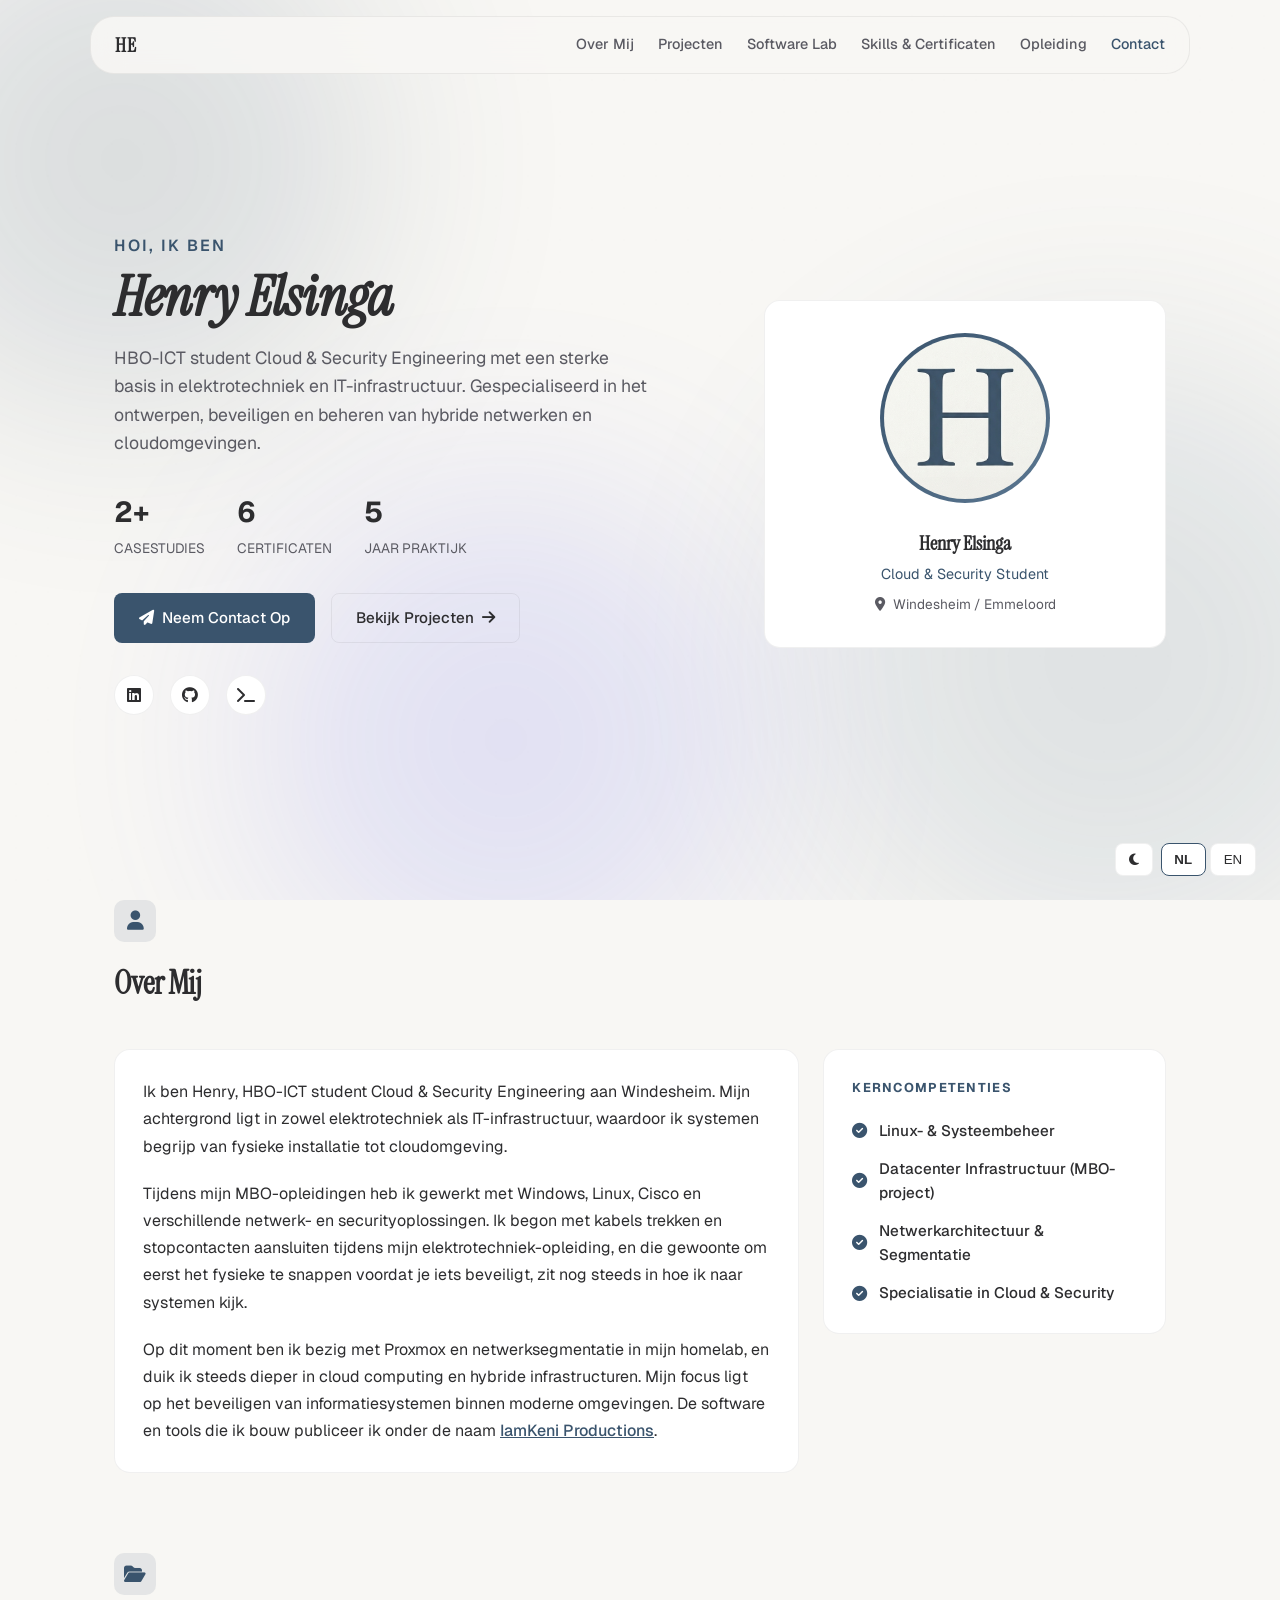
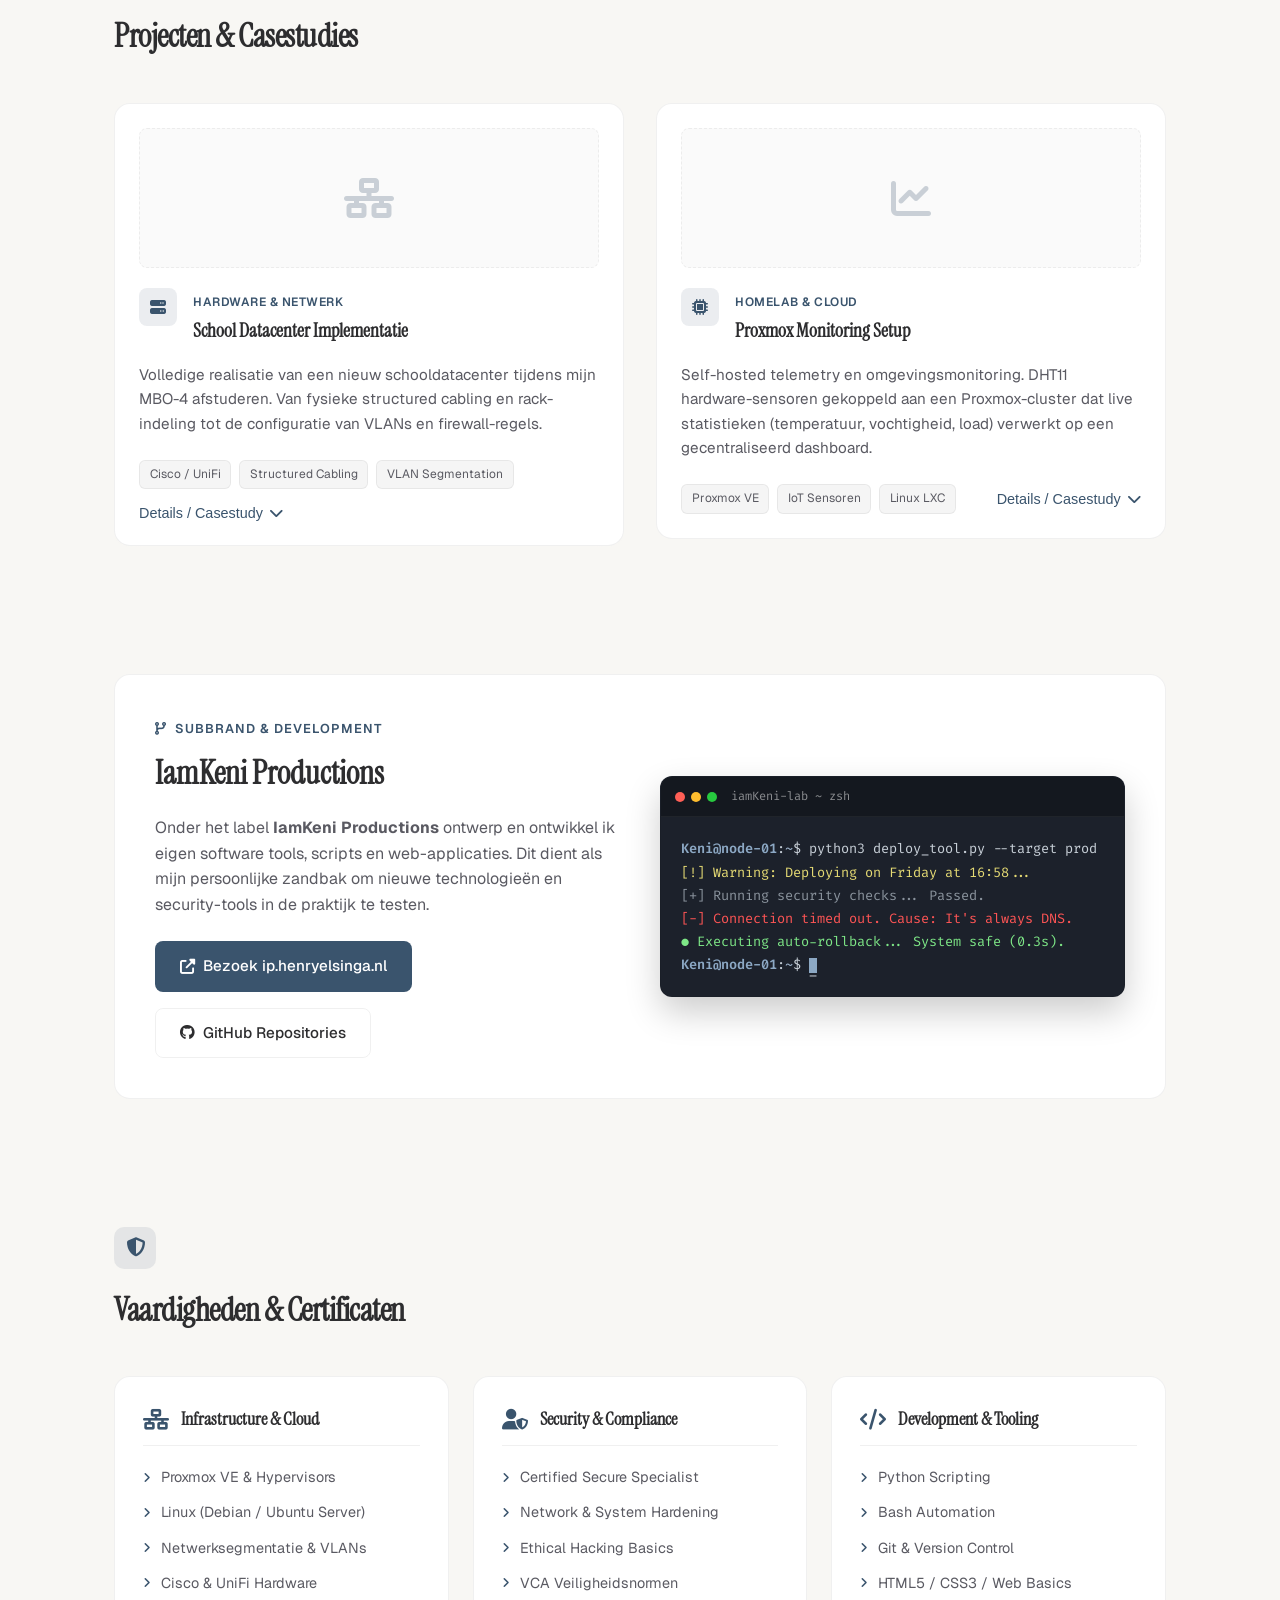
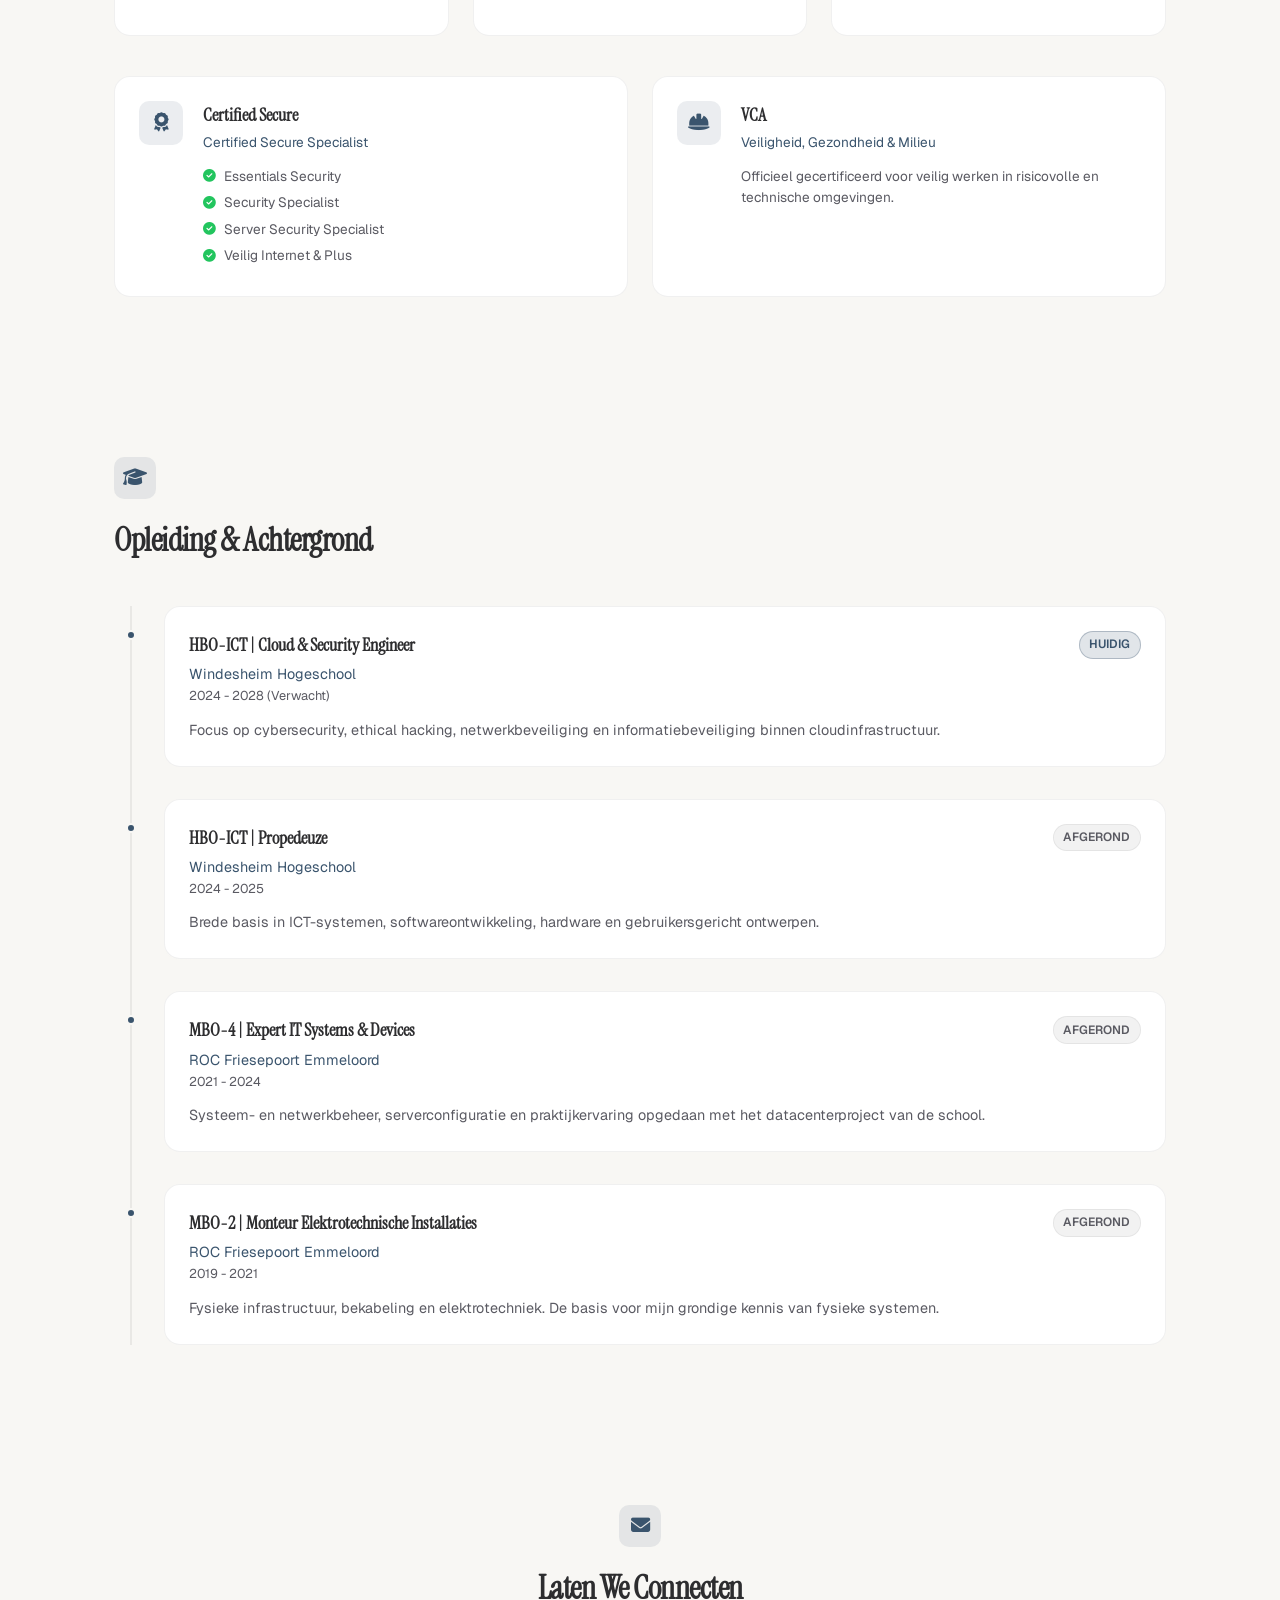
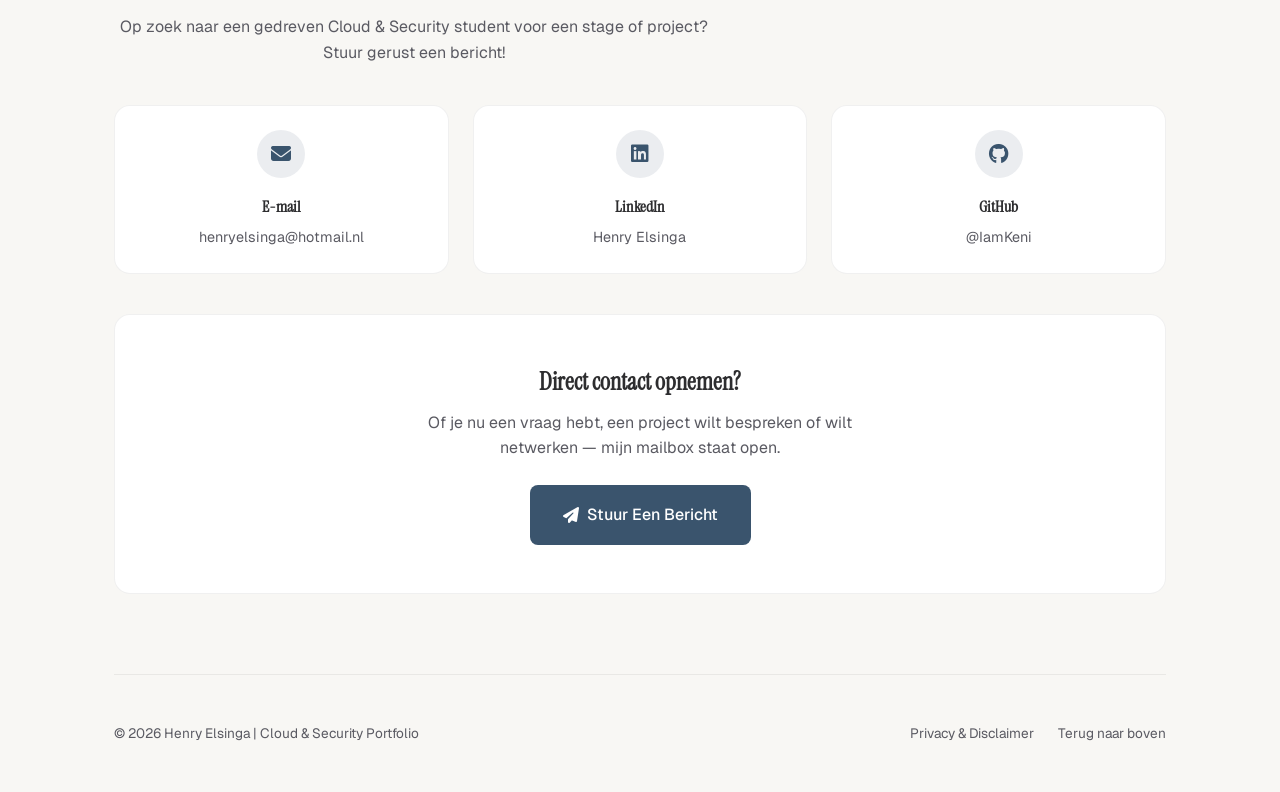
<file: index.html>
<!DOCTYPE html>
<html lang="nl">
<head>
    <meta charset="UTF-8">
    <meta name="viewport" content="width=device-width, initial-scale=1.0">
    <title>Henry Elsinga - Cloud & Security Engineer</title>
    <meta name="description" content="HBO-ICT student gespecialiseerd in cybersecurity, ethical hacking en cloud security. Portfolio en projecten.">
    <link rel="icon" type="image/svg+xml" href="./assets/img/favicon.svg">

    <meta property="og:title" content="Henry Elsinga - Cloud & Security Engineer">
    <meta property="og:description" content="HBO-ICT student gespecialiseerd in cybersecurity, ethical hacking en cloud security.">
    <meta property="og:type" content="website">
    <meta property="og:url" content="https://henryelsinga.nl">
    <meta property="og:image" content="https://henryelsinga.nl/assets/img/unnamed.png">
    
    <link rel="preconnect" href="https://fonts.googleapis.com">
    <link rel="preconnect" href="https://fonts.gstatic.com" crossorigin>
    <link href="https://fonts.googleapis.com/css2?family=Instrument+Serif:ital@0;1&family=Geist:wght@300;400;500;600;700&family=Fira+Code:wght@400;500&display=swap" rel="stylesheet">
    <link rel="stylesheet" href="https://cdnjs.cloudflare.com/ajax/libs/font-awesome/6.4.0/css/all.min.css">
    <link rel="stylesheet" href="./assets/css/style.css">
</head>
<body data-theme="light">
    <div class="background-animation">
        <div class="gradient-orbs">
            <div class="orb orb-1"></div>
            <div class="orb orb-2"></div>
            <div class="orb orb-3"></div>
        </div>
        <div class="grid-pattern"></div>
    </div>

    <!-- Navigation -->
    <nav class="main-nav">
        <div class="nav-content">
            <a href="#home" class="nav-logo">HE</a>
            
            <button class="mobile-nav-toggle" id="nav-toggle" aria-label="Menu openen">
                <i class="fas fa-bars"></i>
            </button>

            <div class="nav-links-desktop" id="nav-links">
                <a href="#about" class="nav-link" data-translate="nav-about">Over Mij</a>
                <a href="#projects" class="nav-link" data-translate="nav-projects">Projecten</a>
                <a href="#lab" class="nav-link" data-translate="nav-lab">Software Lab</a>
                <a href="#skills" class="nav-link" data-translate="nav-skills">Skills & Certificaten</a>
                <a href="#education" class="nav-link" data-translate="nav-edu">Opleiding</a>
                <a href="#contact" class="nav-link nav-link-highlight" data-translate="nav-contact">Contact</a>
            </div>
        </div>
    </nav>

    <!-- Controls -->
    <div class="controls">
        <button class="theme-toggle" onclick="toggleTheme()" aria-label="Toggle theme">
            <i class="fas fa-moon" id="theme-icon"></i>
        </button>
        <div class="language-selector">
            <button class="lang-btn active" onclick="changeLanguage('nl')" data-lang="nl">NL</button>
            <button class="lang-btn" onclick="changeLanguage('en')" data-lang="en">EN</button>
        </div>
    </div>

    <div class="container">
        <main class="portfolio-wrapper">
            
            <!-- Hero Section -->
            <section id="home" class="hero">
                <div class="hero-inner">
                    <div class="hero-text">
                        <h1 class="hero-title">
                            <span data-translate="hi" class="hero-label">Hoi, ik ben</span>
                            <span class="name">Henry Elsinga</span>
                        </h1>
                        <p class="hero-bio" data-translate="hero-subtitle">
                            HBO-ICT student Cloud & Security Engineering met een sterke basis in elektrotechniek en IT-infrastructuur. Gespecialiseerd in het ontwerpen, beveiligen en beheren van hybride netwerken en cloudomgevingen.
                        </p>
                        
                        <div class="hero-stats">
                            <div class="stat">
                                <span class="stat-val">2+</span>
                                <span class="stat-name" data-translate="stat1">Casestudies</span>
                            </div>
                            <div class="stat">
                                <span class="stat-val">6</span>
                                <span class="stat-name" data-translate="stat2">Certificaten</span>
                            </div>
                            <div class="stat">
                                <span class="stat-val">5</span>
                                <span class="stat-name" data-translate="stat3">Jaar Praktijk</span>
                            </div>
                        </div>

                        <div class="hero-actions">
                            <a href="#contact" class="btn btn-primary">
                                <i class="fas fa-paper-plane"></i>
                                <span data-translate="cta-contact">Neem Contact Op</span>
                            </a>
                            <a href="#projects" class="btn btn-outline">
                                <span data-translate="cta-work">Bekijk Projecten</span>
                                <i class="fas fa-arrow-right"></i>
                            </a>
                        </div>

                        <div class="hero-socials">
                            <a href="https://www.linkedin.com/in/henry-elsinga-b811a8236/" class="social-icon" target="_blank" rel="noopener" aria-label="LinkedIn">
                                <i class="fab fa-linkedin"></i>
                            </a>
                            <a href="https://github.com/IamKeni" class="social-icon" target="_blank" rel="noopener" aria-label="GitHub">
                                <i class="fab fa-github"></i>
                            </a>
                            <a href="https://ip.henryelsinga.nl" class="social-icon" target="_blank" rel="noopener" aria-label="Software Lab">
                                <i class="fas fa-terminal"></i>
                            </a>
                        </div>
                    </div>

                    <div class="hero-figure">
                        <div class="profile-box glass-card">
                            <div class="profile-img">
                                <img src="./assets/img/unnamed.png" alt="Henry Elsinga">
                            </div>
                            <div class="profile-meta">
                                <h3>Henry Elsinga</h3>
                                <p data-translate="profile-role">Cloud & Security Student</p>
                                <div class="profile-loc">
                                    <i class="fas fa-map-marker-alt"></i>
                                    <span>Windesheim / Emmeloord</span>
                                </div>
                            </div>
                        </div>
                    </div>
                </div>
            </section>

            <!-- Section: Over Mij -->
            <section id="about" class="about-section reveal">
                <div class="section-top">
                    <div class="icon-wrap">
                        <i class="fas fa-user"></i>
                    </div>
                    <h2 class="title" data-translate="about-title">Over Mij</h2>
                </div>

                <div class="about-grid">
                    <div class="glass-card about-text-card">
                        <p data-translate="about-p1">
                            Ik ben Henry, HBO-ICT student Cloud & Security Engineering aan Windesheim. Mijn achtergrond ligt in zowel elektrotechniek als IT-infrastructuur, waardoor ik systemen begrijp van fysieke installatie tot cloudomgeving.
                        </p>
                        <p data-translate="about-p2">
                            Tijdens mijn MBO-opleidingen heb ik gewerkt met Windows, Linux, Cisco en verschillende netwerk- en securityoplossingen. Ik begon met kabels trekken en stopcontacten aansluiten tijdens mijn elektrotechniek-opleiding, en die gewoonte om eerst het fysieke te snappen voordat je iets beveiligt, zit nog steeds in hoe ik naar systemen kijk.
                        </p>
                        <p data-translate="about-p3">
                            Op dit moment ben ik bezig met Proxmox en netwerksegmentatie in mijn homelab, en duik ik steeds dieper in cloud computing en hybride infrastructuren. Mijn focus ligt op het beveiligen van informatiesystemen binnen moderne omgevingen. De software en tools die ik bouw publiceer ik onder de naam <a href="#lab">IamKeni Productions</a>.
                        </p>
                    </div>

                    <div class="glass-card about-highlights-card">
                        <h3 class="highlight-title" data-translate="about-skills-title">KERNCOMPETENTIES</h3>
                        <ul class="highlight-list">
                            <li><i class="fas fa-check-circle"></i> <span data-translate="about-skill1">Linux- & Systeembeheer</span></li>
                            <li><i class="fas fa-check-circle"></i> <span data-translate="about-skill2">Datacenter Infrastructuur (MBO-project)</span></li>
                            <li><i class="fas fa-check-circle"></i> <span data-translate="about-skill3">Netwerkarchitectuur & Segmentatie</span></li>
                            <li><i class="fas fa-check-circle"></i> <span data-translate="about-skill4">Specialisatie in Cloud & Security</span></li>
                        </ul>
                    </div>
                </div>
            </section>


            <!-- Section 1: Featured Projects & Case Studies -->
            <section id="projects" class="work reveal">
                <div class="section-top">
                    <div class="icon-wrap">
                        <i class="fas fa-folder-open"></i>
                    </div>
                    <h2 class="title" data-translate="projects">Projecten & Casestudies</h2>
                </div>

                <div class="work-grid">
                    <article class="glass-card work-item featured">
                        <div class="work-media-placeholder">
                            <i class="fas fa-network-wired placeholder-icon"></i>
                        </div>
                        <div class="work-head">
                            <div class="work-icon">
                                <i class="fas fa-server"></i>
                            </div>
                            <div>
                                <span class="work-badge" data-translate="badge-hardware">Hardware & Netwerk</span>
                                <h3 class="work-title" data-translate="project1-title">School Datacenter Implementatie</h3>
                            </div>
                        </div>
                        <p class="work-desc" data-translate="project1-desc">
                            Volledige realisatie van een nieuw schooldatacenter tijdens mijn MBO-4 afstuderen. Van fysieke structured cabling en rack-indeling tot de configuratie van VLANs en firewall-regels.
                        </p>
                        
                        <div class="work-case-study" id="case-datacenter">
                            <div class="case-inner">
                                <h4 data-translate="case-challenge-title">De Uitdaging</h4>
                                <p data-translate="case1-challenge">Vervanging van een verouderde serverruimte door een modern, energie-efficiënt datacenter dat voldoet aan huidige beveiligingsnormen.</p>
                                
                                <h4 data-translate="case-solution-title">Aanpak & Realisatie</h4>
                                <ul class="case-list">
                                    <li data-translate="case1-step1"><i class="fas fa-check"></i> Ontwerpen van rack-lay-out en structured cabling (CAT6a/Glasvezel).</li>
                                    <li data-translate="case1-step2"><i class="fas fa-check"></i> Installatie en configuratie van managed switches en hardware.</li>
                                    <li data-translate="case1-step3"><i class="fas fa-check"></i> Implementatie van netwerksegmentatie met gescheiden VLANs en firewall-policies.</li>
                                </ul>
                            </div>
                        </div>

                        <div class="work-footer">
                            <div class="work-tags">
                                <span class="pill">Cisco / UniFi</span>
                                <span class="pill">Structured Cabling</span>
                                <span class="pill">VLAN Segmentation</span>
                            </div>
                            <button class="btn-text" onclick="toggleCaseStudy('case-datacenter')">
                                <span data-translate="toggle-details">Details / Casestudy</span>
                                <i class="fas fa-chevron-down"></i>
                            </button>
                        </div>
                    </article>

                    <article class="glass-card work-item">
                        <div class="work-media-placeholder">
                            <i class="fas fa-chart-line placeholder-icon"></i>
                        </div>
                        <div class="work-head">
                            <div class="work-icon">
                                <i class="fas fa-microchip"></i>
                            </div>
                            <div>
                                <span class="work-badge" data-translate="badge-homelab">Homelab & Cloud</span>
                                <h3 class="work-title" data-translate="project2-title">Proxmox Monitoring Setup</h3>
                            </div>
                        </div>
                        <p class="work-desc" data-translate="project2-desc">
                            Self-hosted telemetry en omgevingsmonitoring. DHT11 hardware-sensoren gekoppeld aan een Proxmox-cluster dat live statistieken (temperatuur, vochtigheid, load) verwerkt op een gecentraliseerd dashboard.
                        </p>

                        <div class="work-case-study" id="case-proxmox">
                            <div class="case-inner">
                                <h4 data-translate="case-solution-title">Aanpak & Realisatie</h4>
                                <p data-translate="case2-desc">Opzetten van een virtuele LXC-container op Proxmox, verwerking van sensor-data via Python scripts en visualisatie in Grafana met geautomatiseerde notificaties bij temperatuuroverschrijding.</p>
                            </div>
                        </div>

                        <div class="work-footer">
                            <div class="work-tags">
                                <span class="pill">Proxmox VE</span>
                                <span class="pill">IoT Sensoren</span>
                                <span class="pill">Linux LXC</span>
                            </div>
                            <button class="btn-text" onclick="toggleCaseStudy('case-proxmox')">
                                <span data-translate="toggle-details">Details / Casestudy</span>
                                <i class="fas fa-chevron-down"></i>
                            </button>
                        </div>
                    </article>
                </div>
            </section>

            <!-- Section 2: Subbrand / Software Lab Integration -->
            <section id="lab" class="lab-section reveal">
                <div class="glass-card lab-card">
                    <div class="lab-layout">
                        <div class="lab-content">
                            <div class="lab-header">
                                <span class="subbrand-tag"><i class="fas fa-code-branch"></i> Subbrand & Development</span>
                                <h2 class="lab-title">IamKeni Productions</h2>
                                <p class="lab-desc" data-translate="lab-desc">
                                    Onder het label <strong>IamKeni Productions</strong> ontwerp en ontwikkel ik eigen software tools, scripts en web-applicaties. Dit dient als mijn persoonlijke zandbak om nieuwe technologieën en security-tools in de praktijk te testen.
                                </p>
                            </div>
                            <div class="lab-actions">
                                <a href="https://ip.henryelsinga.nl" target="_blank" rel="noopener" class="btn btn-primary">
                                    <i class="fas fa-external-link-alt"></i>
                                    <span data-translate="lab-btn">Bezoek ip.henryelsinga.nl</span>
                                </a>
                                <a href="https://github.com/IamKeni" target="_blank" rel="noopener" class="btn btn-outline">
                                    <i class="fab fa-github"></i>
                                    <span>GitHub Repositories</span>
                                </a>
                            </div>
                        </div>
                        
                        <!-- Visual Terminal Box -->
                        <div class="lab-terminal">
                            <div class="terminal-bar">
                                <span class="t-btn close"></span>
                                <span class="t-btn minimize"></span>
                                <span class="t-btn maximize"></span>
                                <span class="terminal-title">iamKeni-lab ~ zsh</span>
                            </div>
                            <div class="terminal-body">
                                <div class="t-line"><span class="t-user">Keni@node-01</span>:<span class="t-path">~</span>$ python3 deploy_tool.py --target prod</div>
                                <div class="t-line" style="color: #e6db74;">[!] Warning: Deploying on Friday at 16:58...</div>
                                <div class="t-line t-muted">[+] Running security checks... Passed.</div>
                                <div class="t-line" style="color: #ff5555;">[-] Connection timed out. Cause: It's always DNS.</div>
                                <div class="t-line t-success">● Executing auto-rollback... System safe (0.3s).</div>
                                <div class="t-line"><span class="t-user">Keni@node-01</span>:<span class="t-path">~</span>$ <span class="t-cursor">_</span></div>
                            </div>
                        </div>
                    </div>
                </div>
            </section>

            <!-- Section 3: Skills & Certifications -->
            <section id="skills" class="skills reveal">
                <div class="section-top">
                    <div class="icon-wrap">
                        <i class="fas fa-shield-alt"></i>
                    </div>
                    <h2 class="title" data-translate="skills">Vaardigheden & Certificaten</h2>
                </div>

                <!-- Categorized Skills Grid -->
                <div class="skills-categories-grid">
                    <div class="glass-card skill-cat-card">
                        <div class="cat-header">
                            <i class="fas fa-network-wired cat-icon"></i>
                            <h3>Infrastructure & Cloud</h3>
                        </div>
                        <ul class="cat-list">
                            <li><i class="fas fa-angle-right"></i> Proxmox VE & Hypervisors</li>
                            <li><i class="fas fa-angle-right"></i> Linux (Debian / Ubuntu Server)</li>
                            <li><i class="fas fa-angle-right"></i> Netwerksegmentatie & VLANs</li>
                            <li><i class="fas fa-angle-right"></i> Cisco & UniFi Hardware</li>
                        </ul>
                    </div>

                    <div class="glass-card skill-cat-card">
                        <div class="cat-header">
                            <i class="fas fa-user-shield cat-icon"></i>
                            <h3>Security & Compliance</h3>
                        </div>
                        <ul class="cat-list">
                            <li><i class="fas fa-angle-right"></i> Certified Secure Specialist</li>
                            <li><i class="fas fa-angle-right"></i> Network & System Hardening</li>
                            <li><i class="fas fa-angle-right"></i> Ethical Hacking Basics</li>
                            <li><i class="fas fa-angle-right"></i> VCA Veiligheidsnormen</li>
                        </ul>
                    </div>

                    <div class="glass-card skill-cat-card">
                        <div class="cat-header">
                            <i class="fas fa-code cat-icon"></i>
                            <h3>Development & Tooling</h3>
                        </div>
                        <ul class="cat-list">
                            <li><i class="fas fa-angle-right"></i> Python Scripting</li>
                            <li><i class="fas fa-angle-right"></i> Bash Automation</li>
                            <li><i class="fas fa-angle-right"></i> Git & Version Control</li>
                            <li><i class="fas fa-angle-right"></i> HTML5 / CSS3 / Web Basics</li>
                        </ul>
                    </div>
                </div>

                <div class="certs-grid">
                    <div class="cert-card glass-card cert-featured">
                        <div class="cert-header-badge">
                            <i class="fas fa-award"></i>
                        </div>
                        <div class="cert-body">
                            <h3 class="cert-name">Certified Secure</h3>
                            <p class="cert-org">Certified Secure Specialist</p>
                            <ul class="cert-list">
                                <li><i class="fas fa-check-circle"></i> Essentials Security</li>
                                <li><i class="fas fa-check-circle"></i> Security Specialist</li>
                                <li><i class="fas fa-check-circle"></i> Server Security Specialist</li>
                                <li><i class="fas fa-check-circle"></i> Veilig Internet & Plus</li>
                            </ul>
                        </div>
                    </div>

                    <div class="cert-card glass-card">
                        <div class="cert-header-badge">
                            <i class="fas fa-hard-hat"></i>
                        </div>
                        <div class="cert-body">
                            <h3 class="cert-name">VCA</h3>
                            <p class="cert-org">Veiligheid, Gezondheid & Milieu</p>
                            <p class="cert-text" data-translate="cert-vca-desc">Officieel gecertificeerd voor veilig werken in risicovolle en technische omgevingen.</p>
                        </div>
                    </div>
                </div>
            </section>

            <!-- Section 4: Education & Practical Background -->
            <section id="education" class="edu-wrap reveal">
                <div class="section-top">
                    <div class="icon-wrap">
                        <i class="fas fa-graduation-cap"></i>
                    </div>
                    <h2 class="title" data-translate="education">Opleiding & Achtergrond</h2>
                </div>

                <div class="edu-timeline">
                    <div class="edu-node">
                        <div class="node-dot"></div>
                        <div class="node-box glass-card">
                            <div class="node-status status-current" data-translate="current">Huidig</div>
                            <h3 class="node-title">HBO-ICT | Cloud & Security Engineer</h3>
                            <p class="node-place">Windesheim Hogeschool</p>
                            <p class="node-time">2024 - 2028 (Verwacht)</p>
                            <p class="node-text" data-translate="edu1-desc">Focus op cybersecurity, ethical hacking, netwerkbeveiliging en informatiebeveiliging binnen cloudinfrastructuur.</p>
                        </div>
                    </div>

                    <div class="edu-node">
                        <div class="node-dot"></div>
                        <div class="node-box glass-card">
                            <div class="node-status status-done" data-translate="completed">Afgerond</div>
                            <h3 class="node-title">HBO-ICT | Propedeuze</h3>
                            <p class="node-place">Windesheim Hogeschool</p>
                            <p class="node-time">2024 - 2025</p>
                            <p class="node-text" data-translate="edu2-desc">Brede basis in ICT-systemen, softwareontwikkeling, hardware en gebruikersgericht ontwerpen.</p>
                        </div>
                    </div>

                    <div class="edu-node">
                        <div class="node-dot"></div>
                        <div class="node-box glass-card">
                            <div class="node-status status-done" data-translate="completed">Afgerond</div>
                            <h3 class="node-title">MBO-4 | Expert IT Systems & Devices</h3>
                            <p class="node-place">ROC Friesepoort Emmeloord</p>
                            <p class="node-time">2021 - 2024</p>
                            <p class="node-text" data-translate="edu3-desc">Systeem- en netwerkbeheer, serverconfiguratie en praktijkervaring opgedaan met het datacenterproject van de school.</p>
                        </div>
                    </div>

                    <div class="edu-node">
                        <div class="node-dot"></div>
                        <div class="node-box glass-card">
                            <div class="node-status status-done" data-translate="completed">Afgerond</div>
                            <h3 class="node-title">MBO-2 | Monteur Elektrotechnische Installaties</h3>
                            <p class="node-place">ROC Friesepoort Emmeloord</p>
                            <p class="node-time">2019 - 2021</p>
                            <p class="node-text" data-translate="edu4-desc">Fysieke infrastructuur, bekabeling en elektrotechniek. De basis voor mijn grondige kennis van fysieke systemen.</p>
                        </div>
                    </div>
                </div>
            </section>

            <!-- Section 5: Contact -->
            <section id="contact" class="connect reveal">
                <div class="section-top centered">
                    <div class="icon-wrap">
                        <i class="fas fa-envelope"></i>
                    </div>
                    <h2 class="title" data-translate="contact-title">Laten We Connecten</h2>
                    <p class="subtitle" data-translate="contact-subtitle">
                        Op zoek naar een gedreven Cloud & Security student voor een stage of project? Stuur gerust een bericht!
                    </p>
                </div>

                <div class="connect-links">
                    <div class="connect-card glass-card">
                        <div class="connect-icon"><i class="fas fa-envelope"></i></div>
                        <h3>E-mail</h3>
                        <a href="mailto:henryelsinga@hotmail.nl" class="connect-link">henryelsinga@hotmail.nl</a>
                    </div>
                    <div class="connect-card glass-card">
                        <div class="connect-icon"><i class="fab fa-linkedin"></i></div>
                        <h3>LinkedIn</h3>
                        <a href="https://www.linkedin.com/in/henry-elsinga-b811a8236/" target="_blank" rel="noopener" class="connect-link">Henry Elsinga</a>
                    </div>
                    <div class="connect-card glass-card">
                        <div class="connect-icon"><i class="fab fa-github"></i></div>
                        <h3>GitHub</h3>
                        <a href="https://github.com/IamKeni" target="_blank" rel="noopener" class="connect-link">@IamKeni</a>
                    </div>
                </div>

                <div class="contact-cta glass-card">
                    <h3 data-translate="cta-title">Direct contact opnemen?</h3>
                    <p data-translate="cta-text">Of je nu een vraag hebt, een project wilt bespreken of wilt netwerken — mijn mailbox staat open.</p>
                    <a href="mailto:henryelsinga@hotmail.nl" class="btn btn-primary btn-large">
                        <i class="fas fa-paper-plane"></i>
                        <span data-translate="send-message">Stuur Een Bericht</span>
                    </a>
                </div>
            </section>

            <footer class="portfolio-footer">
                <p>&copy; 2026 Henry Elsinga <span data-translate="footer">| Cloud & Security Portfolio</span></p>
                <div class="footer-links">
                    <a href="privacy.html" data-translate="footer-privacy">Privacy & Disclaimer</a>
                    <a href="#home" data-translate="back-top">Terug naar boven</a>
                </div>
            </footer>
        </main>
    </div>

    <script src="./assets/js/script.js"></script>
</body>
</html>
</file>
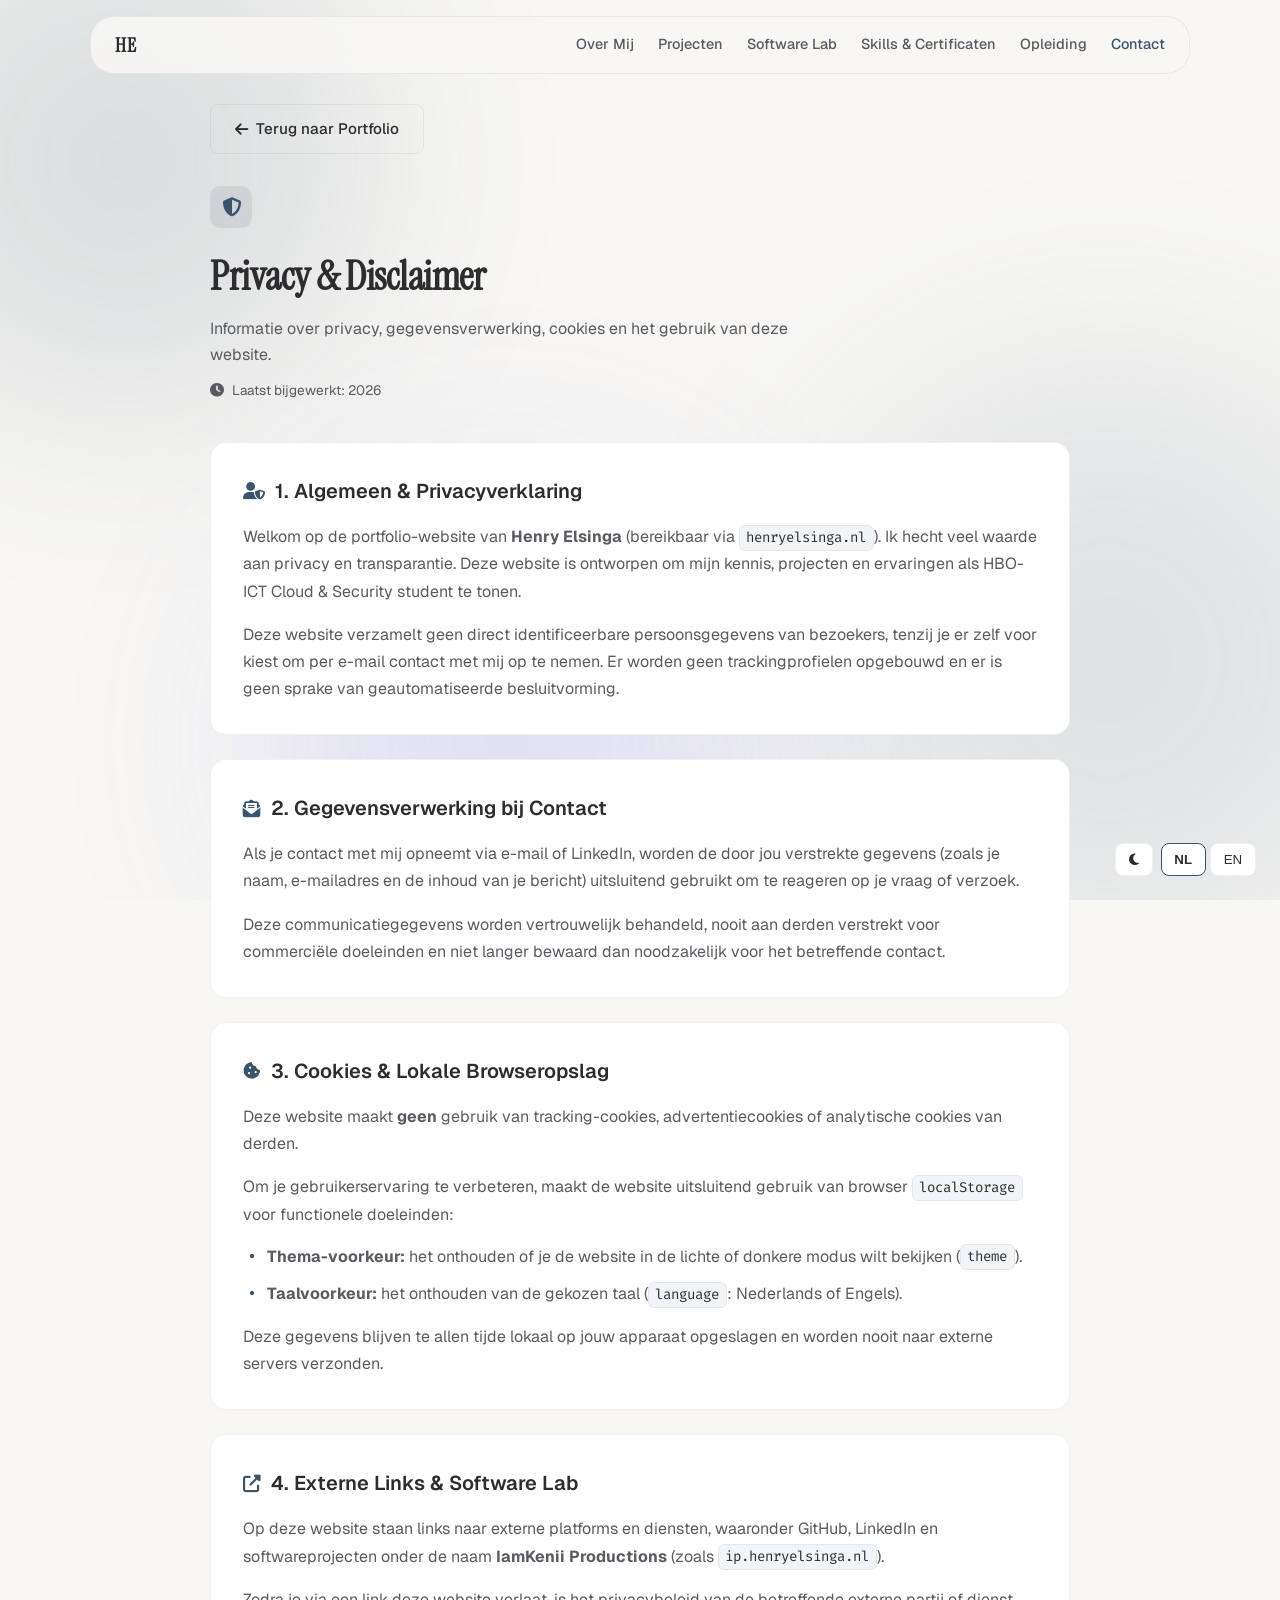
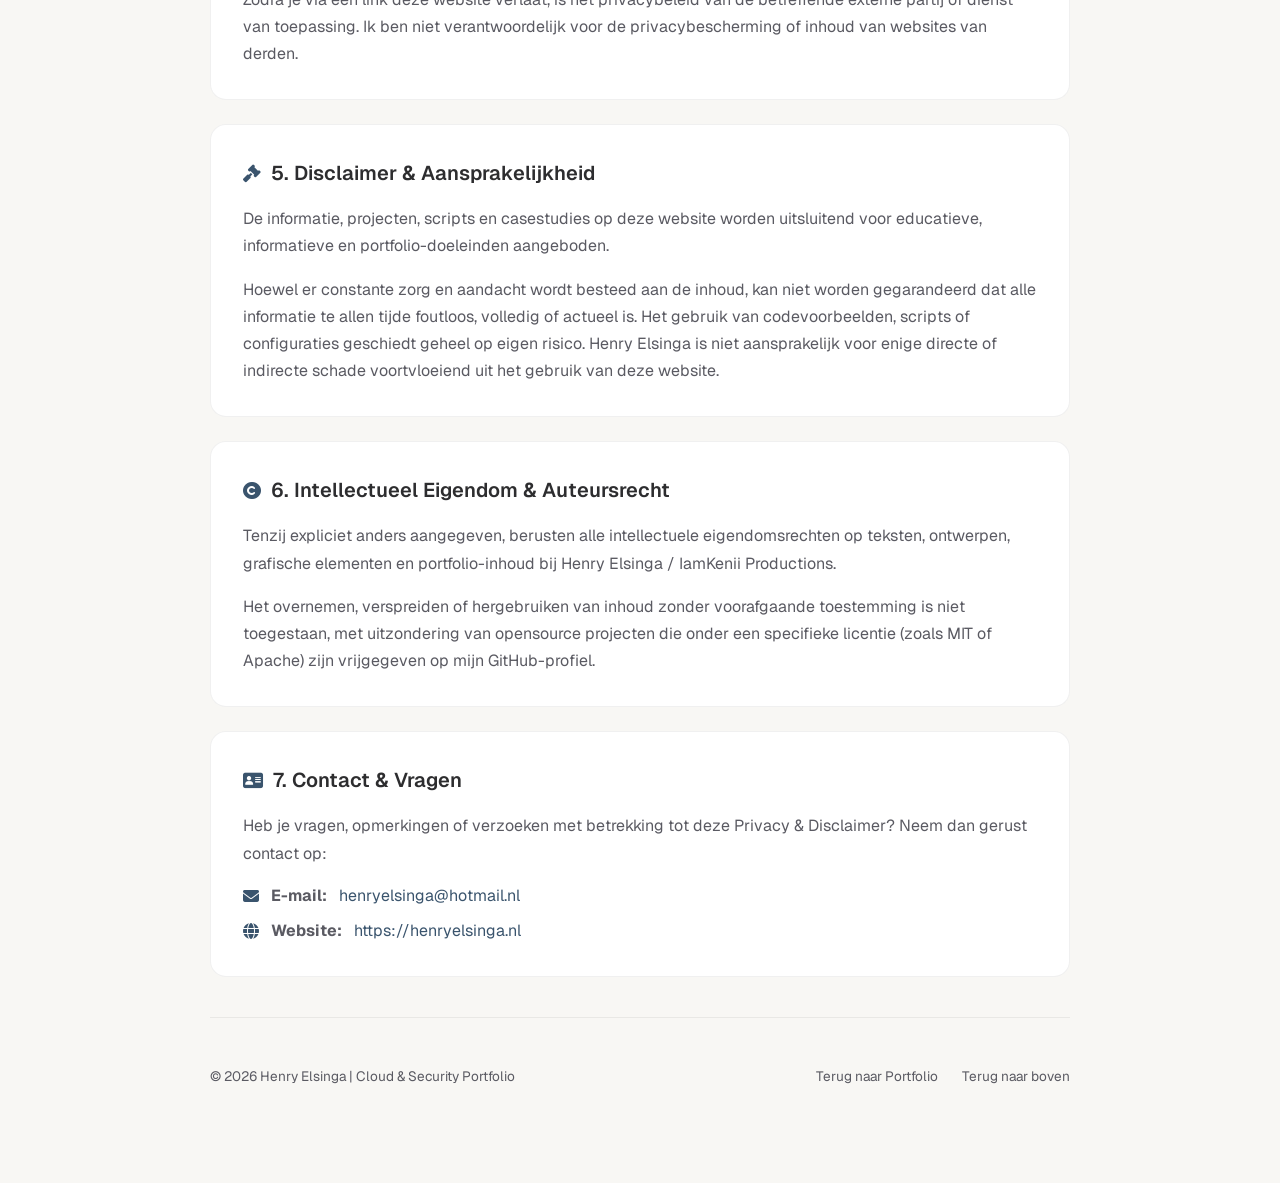
<file: privacy.html>
<!DOCTYPE html>
<html lang="nl">
<head>
    <meta charset="UTF-8">
    <meta name="viewport" content="width=device-width, initial-scale=1.0">
    <title>Privacy & Disclaimer - Henry Elsinga</title>
    <meta name="description" content="Privacyverklaring en Disclaimer van Henry Elsinga - HBO-ICT Cloud & Security Engineer.">
    <link rel="icon" type="image/svg+xml" href="./assets/img/favicon.svg">

    <meta property="og:title" content="Privacy & Disclaimer - Henry Elsinga">
    <meta property="og:description" content="Privacyverklaring en Disclaimer van Henry Elsinga - HBO-ICT Cloud & Security Engineer.">
    <meta property="og:type" content="website">
    <meta property="og:url" content="https://henryelsinga.nl/privacy.html">
    <meta property="og:image" content="https://henryelsinga.nl/assets/img/unnamed.png">
    
    <link rel="preconnect" href="https://fonts.googleapis.com">
    <link rel="preconnect" href="https://fonts.gstatic.com" crossorigin>
    <link href="https://fonts.googleapis.com/css2?family=Instrument+Serif:ital@0;1&family=Geist:wght@300;400;500;600;700&family=Fira+Code:wght@400;500&display=swap" rel="stylesheet">
    <link rel="stylesheet" href="https://cdnjs.cloudflare.com/ajax/libs/font-awesome/6.4.0/css/all.min.css">
    <link rel="stylesheet" href="./assets/css/style.css">
</head>
<body id="top" data-theme="light">
    <div class="background-animation">
        <div class="gradient-orbs">
            <div class="orb orb-1"></div>
            <div class="orb orb-2"></div>
            <div class="orb orb-3"></div>
        </div>
        <div class="grid-pattern"></div>
    </div>

    <!-- Navigation -->
    <nav class="main-nav">
        <div class="nav-content">
            <a href="index.html" class="nav-logo">HE</a>
            
            <button class="mobile-nav-toggle" id="nav-toggle" aria-label="Menu openen">
                <i class="fas fa-bars"></i>
            </button>

            <div class="nav-links-desktop" id="nav-links">
                <a href="index.html#about" class="nav-link" data-translate="nav-about">Over Mij</a>
                <a href="index.html#projects" class="nav-link" data-translate="nav-projects">Projecten</a>
                <a href="index.html#lab" class="nav-link" data-translate="nav-lab">Software Lab</a>
                <a href="index.html#skills" class="nav-link" data-translate="nav-skills">Skills & Certificaten</a>
                <a href="index.html#education" class="nav-link" data-translate="nav-edu">Opleiding</a>
                <a href="index.html#contact" class="nav-link nav-link-highlight" data-translate="nav-contact">Contact</a>
            </div>
        </div>
    </nav>

    <!-- Controls -->
    <div class="controls">
        <button class="theme-toggle" onclick="toggleTheme()" aria-label="Toggle theme">
            <i class="fas fa-moon" id="theme-icon"></i>
        </button>
        <div class="language-selector">
            <button class="lang-btn active" onclick="changeLanguage('nl')" data-lang="nl">NL</button>
            <button class="lang-btn" onclick="changeLanguage('en')" data-lang="en">EN</button>
        </div>
    </div>

    <div class="container">
        <main class="legal-wrapper">
            <div class="back-nav-wrap">
                <a href="index.html" class="btn btn-outline">
                    <i class="fas fa-arrow-left"></i>
                    <span data-translate="privacy-back">Terug naar Portfolio</span>
                </a>
            </div>

            <!-- Header -->
            <header class="legal-header reveal">
                <div class="icon-wrap">
                    <i class="fas fa-shield-halved"></i>
                </div>
                <h1 class="title" data-translate="privacy-page-title">Privacy & Disclaimer</h1>
                <p class="subtitle" data-translate="privacy-subtitle">Informatie over privacy, gegevensverwerking, cookies en het gebruik van deze website.</p>
                <div class="legal-header-meta">
                    <i class="fas fa-clock"></i>
                    <span data-translate="privacy-updated">Laatst bijgewerkt: 2026</span>
                </div>
            </header>

            <!-- Legal Content Grid -->
            <div class="legal-grid">
                <!-- Section 1 -->
                <article class="legal-card glass-card reveal">
                    <h2><i class="fas fa-user-shield"></i> <span data-translate="privacy-card1-title">1. Algemeen & Privacyverklaring</span></h2>
                    <p data-translate="privacy-card1-p1">Welkom op de portfolio-website van <strong>Henry Elsinga</strong> (bereikbaar via <code>henryelsinga.nl</code>). Ik hecht veel waarde aan privacy en transparantie. Deze website is ontworpen om mijn kennis, projecten en ervaringen als HBO-ICT Cloud & Security student te tonen.</p>
                    <p data-translate="privacy-card1-p2">Deze website verzamelt geen direct identificeerbare persoonsgegevens van bezoekers, tenzij je er zelf voor kiest om per e-mail contact met mij op te nemen. Er worden geen trackingprofielen opgebouwd en er is geen sprake van geautomatiseerde besluitvorming.</p>
                </article>

                <!-- Section 2 -->
                <article class="legal-card glass-card reveal">
                    <h2><i class="fas fa-envelope-open-text"></i> <span data-translate="privacy-card2-title">2. Gegevensverwerking bij Contact</span></h2>
                    <p data-translate="privacy-card2-p1">Als je contact met mij opneemt via e-mail of LinkedIn, worden de door jou verstrekte gegevens (zoals je naam, e-mailadres en de inhoud van je bericht) uitsluitend gebruikt om te reageren op je vraag of verzoek.</p>
                    <p data-translate="privacy-card2-p2">Deze communicatiegegevens worden vertrouwelijk behandeld, nooit aan derden verstrekt voor commerciële doeleinden en niet langer bewaard dan noodzakelijk voor het betreffende contact.</p>
                </article>

                <!-- Section 3 -->
                <article class="legal-card glass-card reveal">
                    <h2><i class="fas fa-cookie-bite"></i> <span data-translate="privacy-card3-title">3. Cookies & Lokale Browseropslag</span></h2>
                    <p data-translate="privacy-card3-p1">Deze website maakt <strong>geen</strong> gebruik van tracking-cookies, advertentiecookies of analytische cookies van derden.</p>
                    <p data-translate="privacy-card3-p2">Om je gebruikerservaring te verbeteren, maakt de website uitsluitend gebruik van browser <code>localStorage</code> voor functionele doeleinden:</p>
                    <ul class="legal-list">
                        <li data-translate="privacy-card3-li1"><strong>Thema-voorkeur:</strong> het onthouden of je de website in de lichte of donkere modus wilt bekijken (<code>theme</code>).</li>
                        <li data-translate="privacy-card3-li2"><strong>Taalvoorkeur:</strong> het onthouden van de gekozen taal (<code>language</code>: Nederlands of Engels).</li>
                    </ul>
                    <p data-translate="privacy-card3-p3">Deze gegevens blijven te allen tijde lokaal op jouw apparaat opgeslagen en worden nooit naar externe servers verzonden.</p>
                </article>

                <!-- Section 4 -->
                <article class="legal-card glass-card reveal">
                    <h2><i class="fas fa-external-link-alt"></i> <span data-translate="privacy-card4-title">4. Externe Links & Software Lab</span></h2>
                    <p data-translate="privacy-card4-p1">Op deze website staan links naar externe platforms en diensten, waaronder GitHub, LinkedIn en softwareprojecten onder de naam <strong>IamKenii Productions</strong> (zoals <code>ip.henryelsinga.nl</code>).</p>
                    <p data-translate="privacy-card4-p2">Zodra je via een link deze website verlaat, is het privacybeleid van de betreffende externe partij of dienst van toepassing. Ik ben niet verantwoordelijk voor de privacybescherming of inhoud van websites van derden.</p>
                </article>

                <!-- Section 5 -->
                <article class="legal-card glass-card reveal">
                    <h2><i class="fas fa-gavel"></i> <span data-translate="privacy-card5-title">5. Disclaimer & Aansprakelijkheid</span></h2>
                    <p data-translate="privacy-card5-p1">De informatie, projecten, scripts en casestudies op deze website worden uitsluitend voor educatieve, informatieve en portfolio-doeleinden aangeboden.</p>
                    <p data-translate="privacy-card5-p2">Hoewel er constante zorg en aandacht wordt besteed aan de inhoud, kan niet worden gegarandeerd dat alle informatie te allen tijde foutloos, volledig of actueel is. Het gebruik van codevoorbeelden, scripts of configuraties geschiedt geheel op eigen risico. Henry Elsinga is niet aansprakelijk voor enige directe of indirecte schade voortvloeiend uit het gebruik van deze website.</p>
                </article>

                <!-- Section 6 -->
                <article class="legal-card glass-card reveal">
                    <h2><i class="fas fa-copyright"></i> <span data-translate="privacy-card6-title">6. Intellectueel Eigendom & Auteursrecht</span></h2>
                    <p data-translate="privacy-card6-p1">Tenzij expliciet anders aangegeven, berusten alle intellectuele eigendomsrechten op teksten, ontwerpen, grafische elementen en portfolio-inhoud bij Henry Elsinga / IamKenii Productions.</p>
                    <p data-translate="privacy-card6-p2">Het overnemen, verspreiden of hergebruiken van inhoud zonder voorafgaande toestemming is niet toegestaan, met uitzondering van opensource projecten die onder een specifieke licentie (zoals MIT of Apache) zijn vrijgegeven op mijn GitHub-profiel.</p>
                </article>

                <!-- Section 7 -->
                <article class="legal-card glass-card reveal">
                    <h2><i class="fas fa-address-card"></i> <span data-translate="privacy-card7-title">7. Contact & Vragen</span></h2>
                    <p data-translate="privacy-card7-p1">Heb je vragen, opmerkingen of verzoeken met betrekking tot deze Privacy & Disclaimer? Neem dan gerust contact op:</p>
                    <ul class="legal-contact-list">
                        <li>
                            <i class="fas fa-envelope"></i>
                            <strong data-translate="privacy-contact-email">E-mail:</strong>
                            <a href="mailto:henryelsinga@hotmail.nl">henryelsinga@hotmail.nl</a>
                        </li>
                        <li>
                            <i class="fas fa-globe"></i>
                            <strong data-translate="privacy-contact-web">Website:</strong>
                            <a href="https://henryelsinga.nl" target="_blank" rel="noopener">https://henryelsinga.nl</a>
                        </li>
                    </ul>
                </article>
            </div>

            <!-- Footer -->
            <footer class="portfolio-footer">
                <p>&copy; 2026 Henry Elsinga <span data-translate="footer">| Cloud & Security Portfolio</span></p>
                <div class="footer-links">
                    <a href="index.html" data-translate="privacy-back">Terug naar Portfolio</a>
                    <a href="#top" data-translate="back-top">Terug naar boven</a>
                </div>
            </footer>
        </main>
    </div>

    <script src="./assets/js/script.js"></script>
</body>
</html>
</file>
<file: assets/css/style.css>
@import url('https://fonts.googleapis.com/css2?family=Instrument+Serif:ital@0;1&family=Geist:wght@300;400;500;600&display=swap');

:root {
    --bg-dark: #14181f;
    --bg-card: #1c212b;
    --border-card: rgba(255, 255, 255, 0.08);
    --border-hover: rgba(140, 168, 196, 0.3);
    --text-main: #e1e1e6;
    --text-muted: #a0a0a5;
    --accent-cyan: #8ca8c4;
    --accent-blue: #a8bfd8;
    --accent-green: #22c55e;
    --font-main: 'Geist', -apple-system, sans-serif;
    --font-serif: 'Instrument Serif', Georgia, serif;
    --font-code: 'Fira Code', monospace;
    --max-width: 1100px;
    --radius: 16px;
    --transition: all 0.3s cubic-bezier(0.4, 0, 0.2, 1);
}

/* --- Light Theme Variables --- */
body[data-theme="light"] {
    --bg-dark: #f8f7f4;
    --bg-card: #ffffff;
    --border-card: rgba(0, 0, 0, 0.06);
    --border-hover: rgba(58, 84, 109, 0.3);
    --text-main: #2d2d2f;
    --text-muted: #5a5a62;
    --accent-cyan: #3a546d;
    --accent-blue: #5b7791;
}

body[data-theme="light"] .main-nav {
    background: rgba(248, 247, 244, 0.9);
}

body[data-theme="light"] .theme-toggle,
body[data-theme="light"] .lang-btn {
    background: #ffffff;
    color: #2d2d2f;
}

body[data-theme="light"] .btn-primary {
    background: #3a546d;
    color: #ffffff;
}

body[data-theme="light"] .btn-primary:hover {
    background: #5b7791;
}

body[data-theme="light"] .grid-pattern {
    opacity: 0.05;
}

body[data-theme="light"] .lab-terminal {
    background: #1c212b;
}

/* --- Reset & Base Styles --- */
* {
    box-sizing: border-box;
    margin: 0;
    padding: 0;
}

html {
    scroll-behavior: smooth;
}

body {
    background-color: var(--bg-dark);
    color: var(--text-main);
    font-family: var(--font-main);
    line-height: 1.6;
    margin: 0;
    transition: background-color 0.3s ease, color 0.3s ease;
}

.container {
    max-width: var(--max-width);
    margin: 0 auto;
    padding: 0 1.5rem;
}

/* --- Animated Background --- */
.background-animation {
    position: fixed;
    inset: 0;
    z-index: -1;
    pointer-events: none;
    overflow: hidden;
}

.gradient-orbs {
    position: absolute;
    width: 100%;
    height: 100%;
}

.orb {
    position: absolute;
    border-radius: 50%;
    filter: blur(110px);
    opacity: 0.15;
}

.orb-1 {
    top: -10%;
    left: -10%;
    width: 500px;
    height: 500px;
    background: var(--accent-cyan);
}

.orb-2 {
    top: 40%;
    right: -10%;
    width: 600px;
    height: 600px;
    background: var(--accent-blue);
}

.orb-3 {
    bottom: -10%;
    left: 20%;
    width: 500px;
    height: 500px;
    background: #6366f1;
}

.grid-pattern {
    position: absolute;
    inset: 0;
    background-image: radial-gradient(rgba(0, 0, 0, 0.1) 1px, transparent 1px);
    background-size: 32px 32px;
    opacity: 0.15;
}

/* --- Glassmorphism Cards --- */
.glass-card {
    background: var(--bg-card);
    border: 1px solid var(--border-card);
    backdrop-filter: blur(12px);
    -webkit-backdrop-filter: blur(12px);
    border-radius: var(--radius);
    transition: var(--transition);
}

.glass-card:hover {
    border-color: var(--border-hover);
    transform: translateY(-2px);
}

/* --- Navigation --- */
.main-nav {
    position: fixed;
    top: 1rem;
    left: 50%;
    transform: translateX(-50%);
    width: calc(100% - 3rem);
    max-width: var(--max-width);
    z-index: 100;
    background: rgba(20, 24, 31, 0.85);
    backdrop-filter: blur(16px);
    -webkit-backdrop-filter: blur(16px);
    border: 1px solid var(--border-card);
    border-radius: 24px;
    padding: 0.75rem 1.5rem;
    transition: var(--transition);
}

.nav-content {
    display: flex;
    align-items: center;
    justify-content: space-between;
}

.nav-logo {
    font-weight: 700;
    font-size: 1.25rem;
    color: var(--text-main);
    text-decoration: none;
    letter-spacing: 1px;
    font-family: var(--font-serif);
}

.nav-links-desktop {
    display: flex;
    gap: 1.5rem;
}

.nav-link {
    color: var(--text-muted);
    text-decoration: none;
    font-size: 0.9rem;
    font-weight: 500;
    transition: var(--transition);
}

.nav-link:hover {
    color: var(--text-main);
}

.nav-link-highlight {
    color: var(--accent-cyan);
}

.mobile-nav-toggle {
    display: none;
    background: transparent;
    border: none;
    color: var(--text-main);
    font-size: 1.25rem;
    cursor: pointer;
    padding: 0.25rem 0.5rem;
}

/* --- Fixed Controls --- */
.controls {
    position: fixed;
    bottom: 1.5rem;
    right: 1.5rem;
    z-index: 99;
    display: flex;
    gap: 0.5rem;
}

.theme-toggle,
.lang-btn {
    background: var(--bg-card);
    border: 1px solid var(--border-card);
    color: var(--text-main);
    padding: 0.5rem 0.8rem;
    border-radius: 8px;
    cursor: pointer;
    backdrop-filter: blur(8px);
    transition: var(--transition);
}

.lang-btn.active {
    background: var(--accent-cyan);
    color: #ffffff;
    font-weight: 600;
    border-color: var(--accent-cyan);
}

/* --- Hero Section --- */
.hero {
    min-height: 100vh;
    display: flex;
    align-items: center;
    padding-top: 6rem;
    padding-bottom: 3rem;
}

.hero-inner {
    display: grid;
    grid-template-columns: 1.2fr 0.8fr;
    gap: 3rem;
    align-items: center;
    width: 100%;
}

.hero-label {
    display: block;
    font-size: 1rem;
    color: var(--accent-cyan);
    text-transform: uppercase;
    letter-spacing: 2px;
    font-weight: 600;
    margin-bottom: 0.5rem;
}

.hero-title .name {
    display: block;
    font-size: 3.5rem;
    font-family: var(--font-serif);
    font-style: italic;
    line-height: 1.1;
    margin-bottom: 1rem;
}

.hero-bio {
    font-size: 1.1rem;
    color: var(--text-muted);
    margin-bottom: 2rem;
    max-width: 540px;
}

.hero-stats {
    display: flex;
    gap: 2rem;
    margin-bottom: 2rem;
}

.stat-val {
    display: block;
    font-size: 1.8rem;
    font-weight: 700;
    color: var(--text-main);
}

.stat-name {
    font-size: 0.85rem;
    color: var(--text-muted);
    text-transform: uppercase;
}

.hero-actions {
    display: flex;
    gap: 1rem;
    margin-bottom: 2rem;
    flex-wrap: wrap;
}

.hero-socials {
    display: flex;
    gap: 1rem;
}

.social-icon {
    width: 40px;
    height: 40px;
    border-radius: 50%;
    background: var(--bg-card);
    border: 1px solid var(--border-card);
    display: flex;
    align-items: center;
    justify-content: center;
    color: var(--text-main);
    text-decoration: none;
    transition: var(--transition);
}

.social-icon:hover {
    border-color: var(--accent-cyan);
    color: var(--accent-cyan);
    transform: translateY(-2px);
}

/* --- Hero Profile Box --- */
.profile-box {
    padding: 2rem 1.5rem;
    text-align: center;
}

.profile-img {
    position: relative;
    width: 170px;
    height: 170px;
    margin: 0 auto 1.5rem;
    border-radius: 50%;
    padding: 4px;
    background: linear-gradient(135deg, var(--accent-cyan), var(--accent-blue));
}

.profile-img img {
    width: 100%;
    height: 100%;
    object-fit: cover;
    border-radius: 50%;
    display: block;
}

.profile-meta h3 {
    font-size: 1.25rem;
    margin-bottom: 0.25rem;
    font-family: var(--font-serif);
}

.profile-meta p {
    color: var(--accent-cyan);
    font-size: 0.9rem;
    margin-bottom: 0.5rem;
}

.profile-loc {
    display: flex;
    align-items: center;
    justify-content: center;
    gap: 0.5rem;
    font-size: 0.85rem;
    color: var(--text-muted);
}

/* --- Buttons & UI Elements --- */
.btn {
    display: inline-flex;
    align-items: center;
    gap: 0.5rem;
    padding: 0.75rem 1.5rem;
    border-radius: 8px;
    font-weight: 500;
    text-decoration: none;
    font-size: 0.95rem;
    cursor: pointer;
    transition: var(--transition);
    border: 1px solid transparent;
}

.btn-primary {
    background: var(--accent-cyan);
    color: #ffffff;
}

.btn-primary:hover {
    background: var(--accent-blue);
    transform: translateY(-2px);
}

.btn-outline {
    background: transparent;
    border-color: var(--border-card);
    color: var(--text-main);
}

.btn-outline:hover {
    border-color: var(--accent-cyan);
    color: var(--accent-cyan);
}

.btn-large {
    padding: 1rem 2rem;
    font-size: 1rem;
}

.btn-text {
    background: none;
    border: none;
    color: var(--accent-cyan);
    cursor: pointer;
    font-size: 0.9rem;
    display: inline-flex;
    align-items: center;
    gap: 0.4rem;
    padding: 0;
}

.section-top {
    margin-bottom: 2.5rem;
}

.section-top.centered {
    text-align: center;
}

.icon-wrap {
    width: 42px;
    height: 42px;
    border-radius: 10px;
    background: rgba(58, 84, 109, 0.1);
    color: var(--accent-cyan);
    display: flex;
    align-items: center;
    justify-content: center;
    font-size: 1.2rem;
    margin-bottom: 1rem;
}

.section-top.centered .icon-wrap {
    margin: 0 auto 1rem;
}

.title {
    font-size: 2rem;
    font-weight: 700;
    letter-spacing: -0.5px;
    font-family: var(--font-serif);
}

.subtitle {
    color: var(--text-muted);
    max-width: 600px;
}

/* --- About Section --- */
.about-grid {
    display: grid;
    grid-template-columns: 2fr 1fr;
    gap: 1.5rem;
    align-items: start;
}

.about-text-card {
    padding: 1.75rem;
}

.about-text-card p {
    margin-bottom: 1.25rem;
    line-height: 1.7;
}

.about-text-card p:last-child {
    margin-bottom: 0;
}

.about-text-card a {
    color: var(--accent-cyan);
    text-decoration: underline;
    font-weight: 500;
}

.about-highlights-card {
    padding: 1.75rem;
}

.highlight-title {
    font-size: 0.8rem;
    font-weight: 700;
    letter-spacing: 0.1em;
    text-transform: uppercase;
    color: var(--accent-cyan);
    margin-bottom: 1.25rem;
}

.highlight-list {
    list-style: none;
    padding: 0;
    margin: 0;
    display: flex;
    flex-direction: column;
    gap: 0.85rem;
}

.highlight-list li {
    display: flex;
    align-items: center;
    gap: 0.75rem;
    font-size: 0.95rem;
    font-weight: 500;
}

.highlight-list li i {
    color: var(--accent-cyan);
}

/* --- Projects Section --- */
.work {
    padding: 5rem 0;
}

.work-grid {
    display: grid;
    align-items: start;
    grid-template-columns: repeat(auto-fit, minmax(320px, 1fr));
    gap: 2rem;
}

.work-item {
    padding: 1.5rem;
    display: flex;
    flex-direction: column;
    justify-content: space-between;
}

.work-media-placeholder {
    width: 100%;
    height: 140px;
    background: rgba(0, 0, 0, 0.02);
    border-radius: 8px;
    display: flex;
    align-items: center;
    justify-content: center;
    margin-bottom: 1.25rem;
    border: 1px dashed var(--border-card);
}

.placeholder-icon {
    font-size: 2.5rem;
    opacity: 0.25;
    color: var(--accent-cyan);
}

.work-head {
    display: flex;
    gap: 1rem;
    align-items: flex-start;
    margin-bottom: 1rem;
}

.work-icon {
    width: 38px;
    height: 38px;
    border-radius: 8px;
    background: rgba(58, 84, 109, 0.1);
    display: flex;
    align-items: center;
    justify-content: center;
    color: var(--accent-cyan);
    flex-shrink: 0;
}

.work-badge {
    font-size: 0.75rem;
    text-transform: uppercase;
    color: var(--accent-cyan);
    font-weight: 600;
    letter-spacing: 0.5px;
}

.work-title {
    font-size: 1.2rem;
    margin-top: 0.2rem;
    font-family: var(--font-serif);
}

.work-desc {
    color: var(--text-muted);
    font-size: 0.95rem;
    margin-bottom: 1.5rem;
    flex-grow: 1;
}

.work-case-study {
    display: none;
    margin-bottom: 1.5rem;
    padding-top: 1rem;
    border-top: 1px solid var(--border-card);
}

.work-case-study.open {
    display: block;
}

.case-inner h4 {
    font-size: 0.95rem;
    color: var(--text-main);
    margin-top: 0.75rem;
    margin-bottom: 0.25rem;
}

.case-inner p {
    font-size: 0.85rem;
    color: var(--text-muted);
}

.case-list {
    list-style: none;
    margin-top: 0.5rem;
}

.case-list li {
    font-size: 0.85rem;
    color: var(--text-muted);
    display: flex;
    gap: 0.5rem;
    align-items: center;
    margin-bottom: 0.3rem;
}

.case-list li i {
    color: var(--accent-green);
    font-size: 0.75rem;
}

.work-footer {
    display: flex;
    align-items: center;
    justify-content: space-between;
    flex-wrap: wrap;
    gap: 1rem;
}

.work-tags {
    display: flex;
    gap: 0.5rem;
    flex-wrap: wrap;
}

.pill {
    background: rgba(0, 0, 0, 0.04);
    padding: 0.25rem 0.6rem;
    border-radius: 6px;
    font-size: 0.75rem;
    color: var(--text-muted);
    border: 1px solid var(--border-card);
}

/* --- Software Lab & Terminal --- */
.lab-section {
    padding: 3rem 0;
}

.lab-card {
    padding: 2.5rem;
}

.lab-layout {
    display: grid;
    grid-template-columns: 1fr 1fr;
    gap: 2.5rem;
    align-items: center;
}

.subbrand-tag {
    font-size: 0.8rem;
    color: var(--accent-cyan);
    font-weight: 600;
    text-transform: uppercase;
    letter-spacing: 1px;
    display: inline-flex;
    align-items: center;
    gap: 0.5rem;
    margin-bottom: 0.5rem;
}

.lab-title {
    font-size: 2rem;
    margin-bottom: 1rem;
    font-family: var(--font-serif);
}

.lab-desc {
    color: var(--text-muted);
    margin-bottom: 1.5rem;
}

.lab-actions {
    display: flex;
    gap: 1rem;
    flex-wrap: wrap;
}

.lab-terminal {
    background: #1c212b;
    border: 1px solid var(--border-card);
    border-radius: 12px;
    overflow: hidden;
    font-family: var(--font-code);
    font-size: 0.85rem;
    box-shadow: 0 15px 35px rgba(0, 0, 0, 0.2);
}

.terminal-bar {
    background: #14181f;
    padding: 10px 14px;
    display: flex;
    align-items: center;
    gap: 6px;
    border-bottom: 1px solid rgba(255, 255, 255, 0.05);
}

.t-btn {
    width: 10px;
    height: 10px;
    border-radius: 50%;
    display: inline-block;
}

.t-btn.close {
    background: #ff5f56;
}

.t-btn.minimize {
    background: #ffbd2e;
}

.t-btn.maximize {
    background: #27c93f;
}

.terminal-title {
    margin-left: 8px;
    font-size: 0.75rem;
    opacity: 0.5;
    color: #fff;
}

.terminal-body {
    padding: 1.25rem;
    color: #c9d1d9;
    line-height: 1.7;
}

.t-user {
    color: #8ca8c4;
    font-weight: 600;
}

.t-path {
    color: #a8bfd8;
}

.t-success {
    color: #7ee787;
}

.t-muted {
    color: #8b949e;
}

.t-cursor {
    display: inline-block;
    width: 8px;
    height: 15px;
    background: #8ca8c4;
    animation: blink 1s infinite;
    vertical-align: middle;
}

@keyframes blink {

    0%,
    100% {
        opacity: 1;
    }

    50% {
        opacity: 0;
    }
}

/* --- Skills & Certifications --- */
.skills {
    padding: 5rem 0;
}

.skills-categories-grid {
    display: grid;
    grid-template-columns: repeat(auto-fit, minmax(280px, 1fr));
    gap: 1.5rem;
    margin-bottom: 2.5rem;
}

.skill-cat-card {
    padding: 1.75rem;
}

.cat-header {
    display: flex;
    align-items: center;
    gap: 12px;
    margin-bottom: 1.25rem;
    border-bottom: 1px solid var(--border-card);
    padding-bottom: 0.75rem;
}

.cat-icon {
    font-size: 1.3rem;
    color: var(--accent-cyan);
}

.cat-header h3 {
    font-size: 1.1rem;
    font-family: var(--font-serif);
}

.cat-list {
    list-style: none;
}

.cat-list li {
    display: flex;
    align-items: center;
    gap: 10px;
    margin-bottom: 0.75rem;
    font-size: 0.9rem;
    color: var(--text-muted);
}

.cat-list li i {
    color: var(--accent-cyan);
    font-size: 0.75rem;
}

.certs-grid {
    display: grid;
    grid-template-columns: repeat(auto-fit, minmax(300px, 1fr));
    gap: 1.5rem;
}

.cert-card {
    padding: 1.5rem;
    display: flex;
    gap: 1.25rem;
    align-items: flex-start;
}

.cert-header-badge {
    width: 44px;
    height: 44px;
    border-radius: 10px;
    background: rgba(58, 84, 109, 0.1);
    color: var(--accent-cyan);
    display: flex;
    align-items: center;
    justify-content: center;
    font-size: 1.2rem;
    flex-shrink: 0;
}

.cert-name {
    font-size: 1.1rem;
    margin-bottom: 0.2rem;
    font-family: var(--font-serif);
}

.cert-org {
    color: var(--accent-cyan);
    font-size: 0.85rem;
    margin-bottom: 0.75rem;
}

.cert-list {
    list-style: none;
}

.cert-list li {
    font-size: 0.85rem;
    color: var(--text-muted);
    display: flex;
    align-items: center;
    gap: 0.5rem;
    margin-bottom: 0.3rem;
}

.cert-list li i {
    color: var(--accent-green);
    font-size: 0.8rem;
}

.cert-text {
    font-size: 0.85rem;
    color: var(--text-muted);
}

/* --- Education --- */
.edu-wrap {
    padding: 5rem 0;
}

.edu-timeline {
    position: relative;
    padding-left: 2rem;
    border-left: 2px solid var(--border-card);
    margin-left: 1rem;
}

.edu-node {
    position: relative;
    margin-bottom: 2rem;
}

.edu-node:last-child {
    margin-bottom: 0;
}

.node-dot {
    position: absolute;
    left: calc(-2rem - 6px);
    top: 1.5rem;
    width: 10px;
    height: 10px;
    border-radius: 50%;
    background: var(--accent-cyan);
    border: 2px solid var(--bg-dark);
}

.node-box {
    padding: 1.5rem;
    position: relative;
}

.node-status {
    position: absolute;
    top: 1.5rem;
    right: 1.5rem;
    font-size: 0.75rem;
    padding: 0.2rem 0.6rem;
    border-radius: 9999px;
    font-weight: 600;
    text-transform: uppercase;
}

.status-current {
    background: rgba(58, 84, 109, 0.15);
    color: var(--accent-cyan);
    border: 1px solid rgba(58, 84, 109, 0.3);
}

.status-done {
    background: rgba(0, 0, 0, 0.05);
    color: var(--text-muted);
    border: 1px solid var(--border-card);
}

.node-title {
    font-size: 1.1rem;
    margin-bottom: 0.25rem;
    padding-right: 5rem;
    font-family: var(--font-serif);
}

.node-place {
    font-size: 0.9rem;
    color: var(--accent-cyan);
}

.node-time {
    font-size: 0.8rem;
    color: var(--text-muted);
    margin-bottom: 0.75rem;
}

.node-text {
    font-size: 0.9rem;
    color: var(--text-muted);
}

/* --- Contact & Footer --- */
.connect {
    padding: 5rem 0;
}

.connect-links {
    display: grid;
    grid-template-columns: repeat(auto-fit, minmax(220px, 1fr));
    gap: 1.5rem;
    margin-bottom: 2.5rem;
}

.connect-card {
    padding: 1.5rem;
    text-align: center;
}

.connect-icon {
    width: 48px;
    height: 48px;
    border-radius: 50%;
    background: rgba(58, 84, 109, 0.1);
    color: var(--accent-cyan);
    display: flex;
    align-items: center;
    justify-content: center;
    font-size: 1.25rem;
    margin: 0 auto 1rem;
}

.connect-card h3 {
    font-size: 1rem;
    margin-bottom: 0.25rem;
    font-family: var(--font-serif);
}

.connect-link {
    color: var(--text-muted);
    text-decoration: none;
    font-size: 0.9rem;
    transition: var(--transition);
    word-break: break-all;
}

.connect-link:hover {
    color: var(--accent-cyan);
}

.contact-cta {
    padding: 3rem 2rem;
    text-align: center;
}

.contact-cta h3 {
    font-size: 1.5rem;
    margin-bottom: 0.5rem;
    font-family: var(--font-serif);
}

.contact-cta p {
    color: var(--text-muted);
    max-width: 500px;
    margin: 0 auto 1.5rem;
}

.portfolio-footer {
    padding: 3rem 0;
    text-align: center;
    border-top: 1px solid var(--border-card);
    font-size: 0.85rem;
    color: var(--text-muted);
    display: flex;
    justify-content: space-between;
    align-items: center;
    flex-wrap: wrap;
    gap: 1.25rem;
}

.footer-links {
    display: flex;
    align-items: center;
    gap: 1.5rem;
    flex-wrap: wrap;
}

.footer-links a {
    color: var(--text-muted);
    text-decoration: none;
    transition: var(--transition);
}

.footer-links a:hover {
    color: var(--accent-cyan);
}

/* --- Legal / Privacy Page Styles --- */
.legal-wrapper {
    padding-top: 6.5rem;
    padding-bottom: 3rem;
    max-width: 860px;
    margin: 0 auto;
}

.legal-header {
    margin-bottom: 2.5rem;
}

.legal-header .title {
    font-size: 2.5rem;
    margin-bottom: 0.5rem;
}

.legal-header-meta {
    display: inline-flex;
    align-items: center;
    gap: 0.5rem;
    font-size: 0.85rem;
    color: var(--text-muted);
    margin-top: 0.75rem;
}

.legal-grid {
    display: flex;
    flex-direction: column;
    gap: 1.5rem;
    margin-bottom: 2.5rem;
}

.legal-card {
    padding: 2rem;
}

.legal-card h2 {
    font-size: 1.25rem;
    margin-bottom: 1rem;
    color: var(--text-main);
    display: flex;
    align-items: center;
    gap: 0.6rem;
    font-family: var(--font-main);
    font-weight: 600;
}

.legal-card h2 i {
    color: var(--accent-cyan);
    font-size: 1.1rem;
}

.legal-card p {
    color: var(--text-muted);
    margin-bottom: 1rem;
    line-height: 1.7;
}

.legal-card p:last-child {
    margin-bottom: 0;
}

.legal-card code {
    font-family: var(--font-code);
    font-size: 0.88em;
    padding: 0.15rem 0.4rem;
    border-radius: 6px;
    background: rgba(140, 168, 196, 0.12);
    color: var(--text-main);
    border: 1px solid var(--border-card);
}

.legal-list {
    list-style: none;
    padding: 0;
    margin: 1rem 0;
    display: flex;
    flex-direction: column;
    gap: 0.75rem;
}

.legal-list li {
    position: relative;
    padding-left: 1.5rem;
    color: var(--text-muted);
    line-height: 1.6;
}

.legal-list li::before {
    content: "•";
    color: var(--accent-cyan);
    position: absolute;
    left: 0.4rem;
    font-size: 1.2rem;
    line-height: 1.2;
}

.legal-contact-list {
    list-style: none;
    padding: 0;
    margin: 1rem 0 0;
    display: flex;
    flex-direction: column;
    gap: 0.6rem;
}

.legal-contact-list li {
    display: flex;
    align-items: center;
    gap: 0.75rem;
    color: var(--text-muted);
}

.legal-contact-list li i {
    color: var(--accent-cyan);
    width: 16px;
}

.legal-contact-list a {
    color: var(--accent-cyan);
    text-decoration: none;
    transition: var(--transition);
}

.legal-contact-list a:hover {
    text-decoration: underline;
}

.back-nav-wrap {
    margin-bottom: 2rem;
}

/* Reveal Animations */
.reveal {
    opacity: 0;
    transform: translateY(30px);
    transition: all 0.6s ease-out;
}

.reveal.active {
    opacity: 1;
    transform: translateY(0);
}

/* --- Responsive Layout Adjustments --- */
@media (max-width: 900px) {
    .lab-layout {
        grid-template-columns: 1fr;
    }
}

@media (max-width: 768px) {

    /* Mobile Navigation Logic */
    .mobile-nav-toggle {
        display: block;
    }

    .nav-content {
        flex-wrap: wrap;
    }

    .nav-links-desktop {
        display: none;
        width: 100%;
        flex-direction: column;
        gap: 1rem;
        padding-top: 1rem;
        margin-top: 0.5rem;
        border-top: 1px solid var(--border-card);
    }

    .nav-links-desktop.active {
        display: flex;
    }

    /* Hero & General Mobile Adjustments */
    .about-grid {
        grid-template-columns: 1fr;
    }

    .hero-inner {
        grid-template-columns: 1fr;
        text-align: center;
    }

    .hero-bio {
        margin-left: auto;
        margin-right: auto;
    }

    .hero-stats {
        justify-content: center;
    }

    .hero-actions {
        justify-content: center;
    }

    .hero-socials {
        justify-content: center;
    }

    .portfolio-footer {
        flex-direction: column;
        justify-content: center;
    }

    .node-title {
        padding-right: 0;
    }

    .node-status {
        position: relative;
        top: 0;
        right: 0;
        display: inline-block;
        margin-bottom: 0.5rem;
    }
}
</file>
